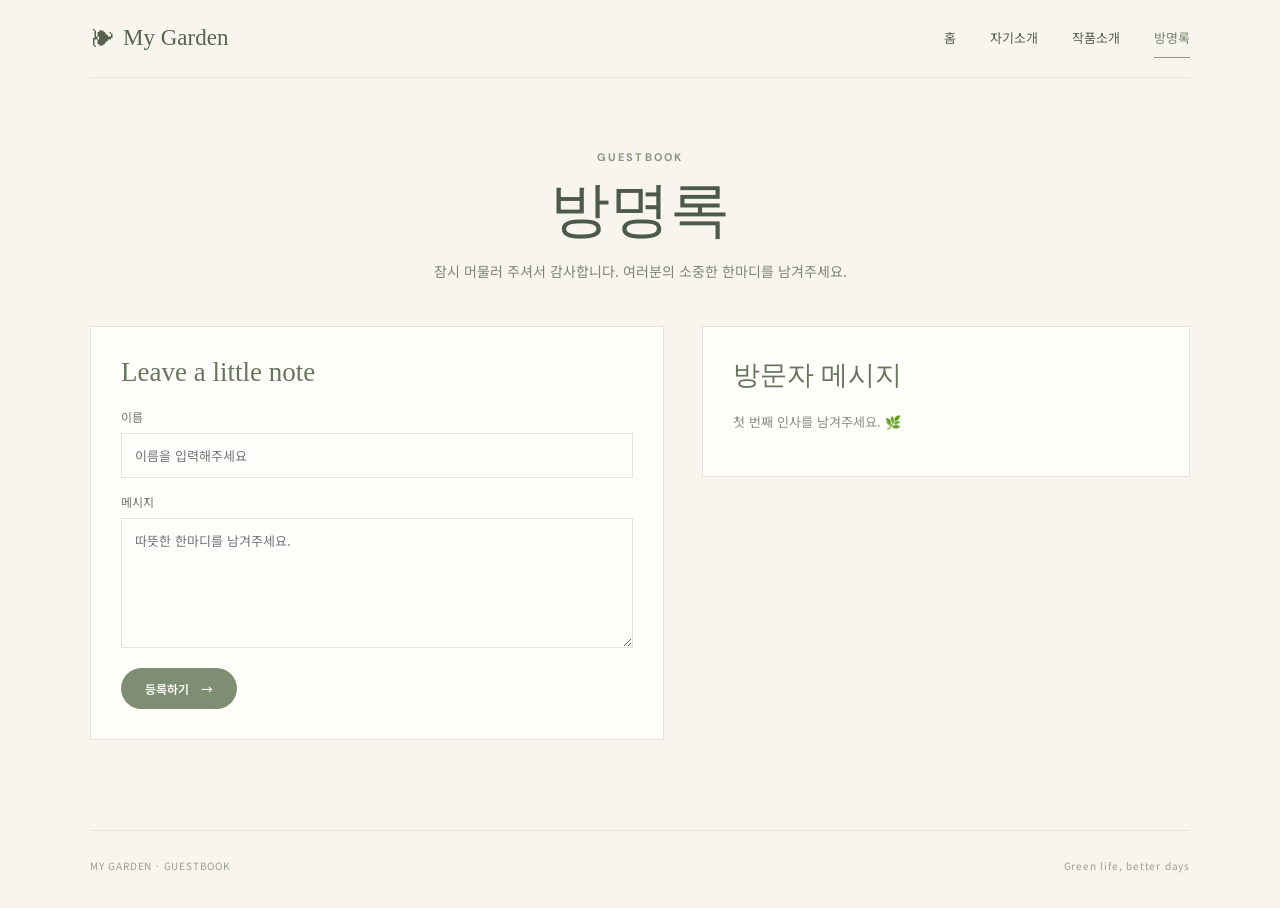
<file: guestbook.html>
<!doctype html><html lang="ko"><head><meta charset="utf-8"><meta name="viewport" content="width=device-width,initial-scale=1"><title>방명록 — My Garden</title><link rel="stylesheet" href="style.css"></head><body><header class="container"><a class="logo" href="index.html"><span class="logo-mark">❧</span> My Garden</a><nav><a href="index.html">홈</a><a href="about.html">자기소개</a><a href="works.html">작품소개</a><a class="active" href="guestbook.html">방명록</a></nav></header><main class="container"><section class="page-title"><div class="kicker">GUESTBOOK</div><h1>방명록</h1><p>잠시 머물러 주셔서 감사합니다. 여러분의 소중한 한마디를 남겨주세요.</p></section><section class="content guest-layout"><form class="form-card" id="guestForm"><h2>Leave a little note</h2><div class="field"><label for="name">이름</label><input id="name" name="name" placeholder="이름을 입력해주세요" maxlength="30" required></div><div class="field"><label for="message">메시지</label><textarea id="message" name="message" placeholder="따뜻한 한마디를 남겨주세요." maxlength="500" required></textarea></div><button class="submit" type="submit">등록하기　→</button></form><section class="messages"><h2>방문자 메시지</h2><div id="messageList"><p style="font-size:13px;color:#8a9084">첫 번째 인사를 남겨주세요. 🌿</p></div></section></section></main><footer class="container"><span>MY GARDEN · GUESTBOOK</span><span>Green life, better days</span></footer><script>
const key='myGardenGuestbook';const list=document.getElementById('messageList');let entries=[];try{entries=JSON.parse(localStorage.getItem(key)||'[]')}catch(e){}
function render(){list.innerHTML='';if(!entries.length){list.innerHTML='<p style="font-size:13px;color:#8a9084">첫 번째 인사를 남겨주세요. 🌿</p>';return}entries.slice().reverse().forEach(item=>{const el=document.createElement('article');el.className='message';const head=document.createElement('div');const name=document.createElement('strong');name.textContent=item.name;const date=document.createElement('small');date.textContent=item.date;const p=document.createElement('p');p.textContent=item.message;head.append(name,date);el.append(head,p);list.append(el)})}
document.getElementById('guestForm').addEventListener('submit',e=>{e.preventDefault();const name=document.getElementById('name').value.trim(),message=document.getElementById('message').value.trim();if(!name||!message)return;entries.push({name,message,date:new Date().toLocaleDateString('ko-KR')});try{localStorage.setItem(key,JSON.stringify(entries))}catch(e){}e.target.reset();render()});render();
</script></body></html>
</file>
<file: style.css>
@import url('https://fonts.googleapis.com/css2?family=DM+Sans:wght@400;500;600;700;800&family=Noto+Sans+KR:wght@300;400;500;600;700;800&display=swap');
:root{--bg:#f7f5ee;--paper:#fffefa;--ink:#30372e;--muted:#7e8578;--sage:#7c8d70;--sage2:#e7ebdf;--line:#e5e4da;--accent:#c58f79}
*{box-sizing:border-box}html{scroll-behavior:smooth}body{margin:0;background:var(--bg);color:var(--ink);font-family:'Noto Sans KR',sans-serif;line-height:1.75}a{color:inherit;text-decoration:none}img{display:block;max-width:100%}.container{width:min(1100px,calc(100% - 44px));margin:auto}
header{height:78px;display:flex;align-items:center;justify-content:space-between;border-bottom:1px solid var(--line)}.logo{font-family:Georgia,serif;font-size:23px;color:#56644f;display:flex;align-items:center;gap:9px}.logo-mark{font-size:24px}nav{display:flex;gap:34px;font-size:13px;color:#596052}nav a{padding:8px 0;border-bottom:1px solid transparent}nav a:hover,nav a.active{color:#75866b;border-color:#8d9a7f}
.hero{min-height:590px;display:grid;grid-template-columns:1fr 1.08fr;align-items:center;gap:54px;padding:58px 0 70px}.kicker{font:700 11px 'DM Sans';letter-spacing:.2em;color:#89977e;text-transform:uppercase}.hero h1{font:400 clamp(48px,6vw,76px)/1.13 Georgia,serif;letter-spacing:-.04em;margin:18px 0;color:#4b5847}.hero h1 span{font-style:italic;color:#a27e68}.hero p{max-width:430px;color:#777d70;font-size:15px;word-break:keep-all}.button{display:inline-flex;margin-top:24px;padding:11px 21px;border:1px solid #9aa58f;border-radius:99px;color:#65735c;font-size:12px;transition:.2s}.button:hover{background:#e8ecdf}.hero-image{height:440px;overflow:hidden;border-radius:48% 48% 8px 8px;background:#e5e9dc}.hero-image img{width:100%;height:100%;object-fit:cover;object-position:center}
.page-title{text-align:center;padding:72px 0 42px}.page-title .kicker{margin-bottom:10px}.page-title h1{font:400 clamp(42px,5vw,60px)/1.2 Georgia,serif;color:#4e5a49;margin:0}.page-title p{color:var(--muted);font-size:14px;margin:13px auto 0;max-width:560px;word-break:keep-all}
.content{padding:0 0 90px}.about-grid{display:grid;grid-template-columns:.9fr 1.1fr;gap:56px;align-items:center}.about-image{height:450px;border-radius:180px 180px 8px 8px;overflow:hidden;background:#e7e9dd}.about-image img{width:100%;height:100%;object-fit:cover}.about-copy{background:var(--paper);padding:40px;border:1px solid var(--line)}.about-copy h2{font:400 30px Georgia,serif;color:#68765f;margin:0 0 18px}.about-copy p{font-size:14px;color:#73796e;word-break:keep-all}.quote{margin-top:25px;padding-left:18px;border-left:2px solid #b3bea7;color:#78846e;font-family:Georgia,serif;font-style:italic}
.gallery{display:grid;grid-template-columns:repeat(3,1fr);gap:18px}.work-card{background:var(--paper);border:1px solid var(--line);padding:10px}.work-card img{width:100%;height:260px;object-fit:cover}.work-card h3{font-size:15px;margin:15px 8px 3px;font-weight:600}.work-card p{font-size:12px;color:var(--muted);margin:0 8px 13px}
.guest-layout{display:grid;grid-template-columns:1fr .85fr;gap:38px;align-items:start}.form-card,.messages{background:var(--paper);border:1px solid var(--line);padding:30px}.form-card h2,.messages h2{font:400 27px Georgia,serif;color:#66765e;margin:0 0 18px}.field{margin:13px 0}.field label{display:block;font-size:12px;color:#72796e;margin-bottom:6px}.field input,.field textarea{width:100%;border:1px solid var(--line);background:#fffefa;padding:12px 13px;font:13px 'Noto Sans KR';color:var(--ink);outline:none}.field input:focus,.field textarea:focus{border-color:#9ba88f}.field textarea{min-height:130px;resize:vertical}.submit{border:0;background:#7e8e72;color:white;padding:12px 24px;border-radius:30px;font:600 12px 'Noto Sans KR';cursor:pointer}.message{border-bottom:1px solid var(--line);padding:14px 0}.message strong{font-size:13px}.message small{color:#9a9d93;margin-left:10px;font-size:10px}.message p{font-size:13px;color:#70776b;margin:7px 0 0;white-space:pre-wrap}
footer{border-top:1px solid var(--line);padding:26px 0 34px;color:#9a9d92;font-size:10px;letter-spacing:.08em;display:flex;justify-content:space-between}
@media(max-width:760px){.container{width:calc(100% - 32px)}header{height:auto;min-height:72px;gap:14px;flex-wrap:wrap;padding:15px 0}.logo{font-size:20px}nav{gap:15px;font-size:12px}.hero{grid-template-columns:1fr;gap:28px;padding:45px 0}.hero-image{height:350px;order:-1}.hero h1{font-size:52px}.page-title{padding:55px 0 30px}.about-grid,.guest-layout{grid-template-columns:1fr;gap:22px}.about-image{height:350px}.about-copy{padding:27px}.gallery{grid-template-columns:1fr 1fr;gap:10px}.work-card img{height:190px}.form-card,.messages{padding:22px}footer{flex-direction:column;gap:5px}}
@media(max-width:430px){nav{width:100%;justify-content:space-between}.gallery{grid-template-columns:1fr}.work-card img{height:250px}}
</file>
